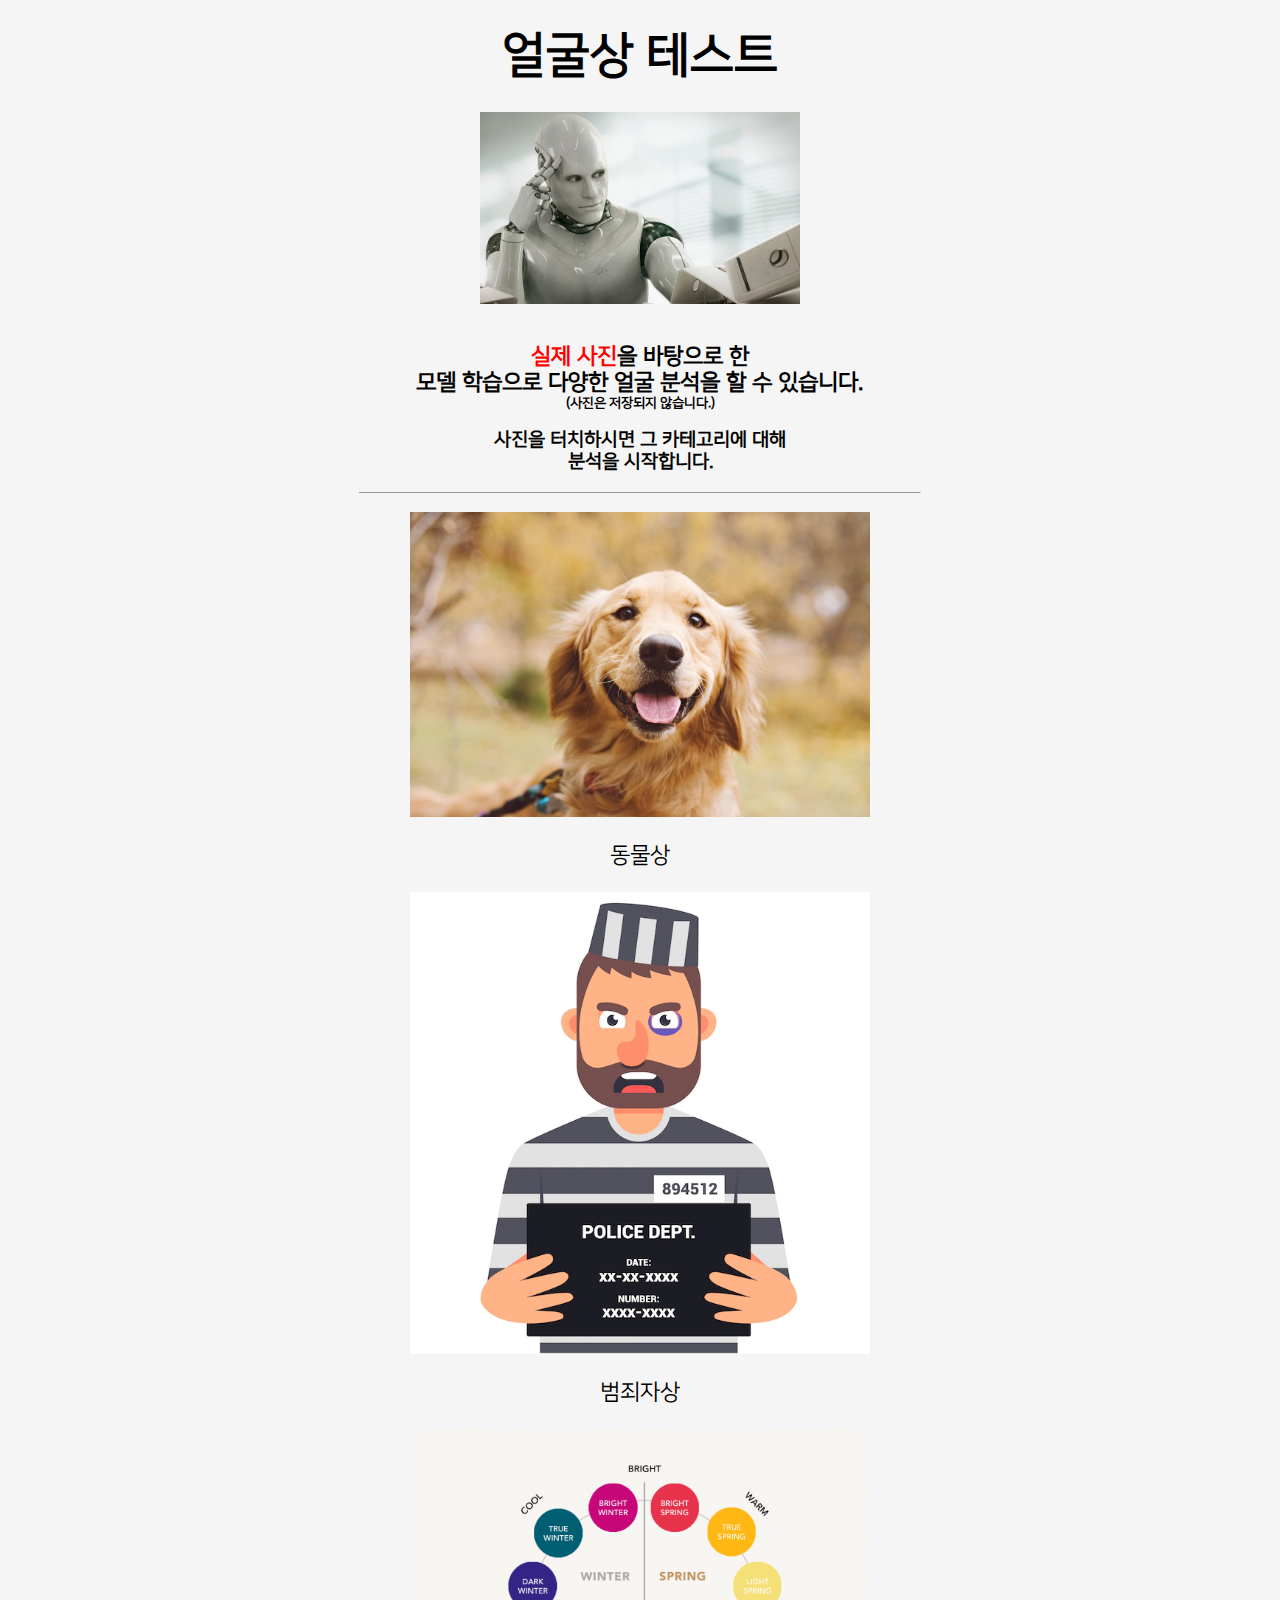
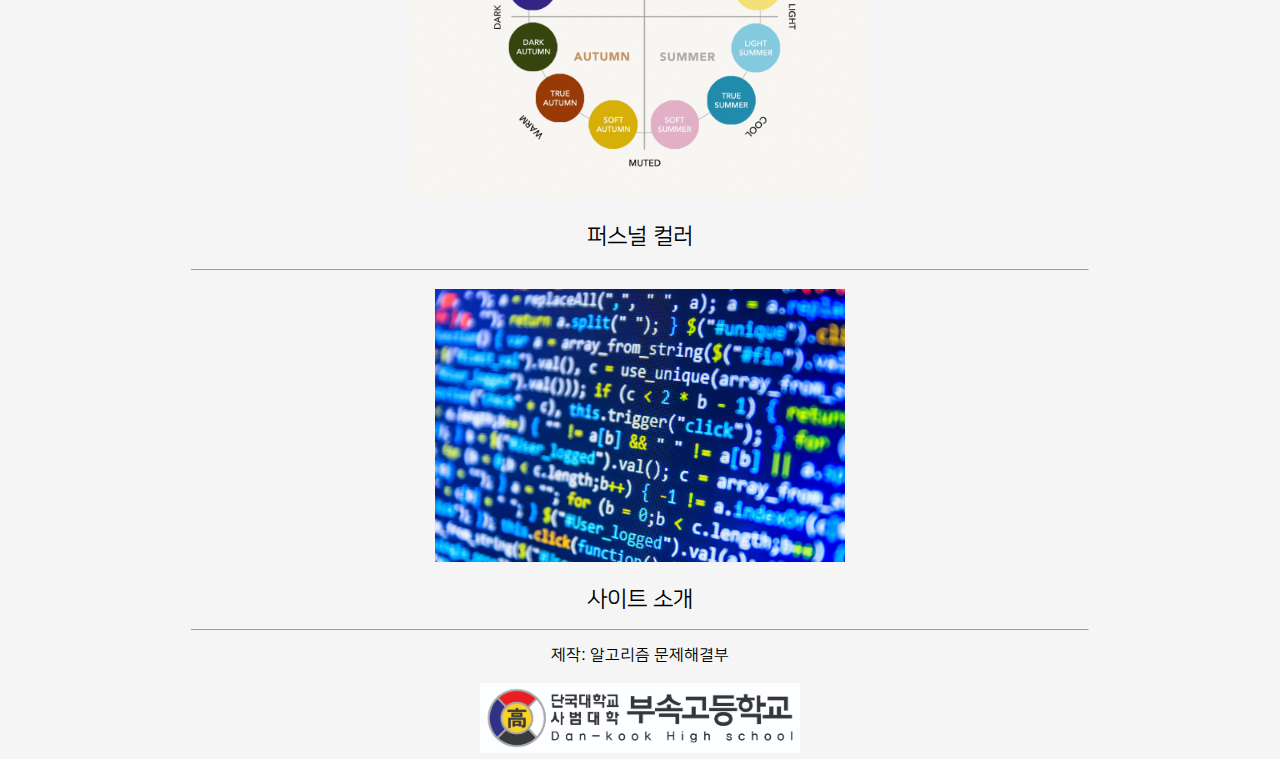
<file: index.html>
<!DOCTYPE html>
<html lang="ko">
<head>
    <meta charset="UTF-8">
    <meta http-equiv="X-UA-Compatible" content="Chrome">
    <meta name="viewport" content="width=device-width, initial-scale=1.0">
    <link href = "./style.css" rel = "stylesheet">
    <title>얼굴상 테스트</title>
</head>
<body>
    <div class = "main">
        <h1 class = "title">얼굴상 테스트</h1>
        <img src = "../image/ai.jpg" width = "40%" class = "top_image">
        <h3 class = "subtitle">
            <span class = "red">실제 사진</span>을 바탕으로 한<br>모델 학습으로 다양한 얼굴 분석을 할 수 있습니다.
        </h3>
        <h5 class = "warn bold" style = "margin-bottom: 0">(사진은 저장되지 않습니다.)</h5>
        <h3>사진을 터치하시면 그 카테고리에 대해<br>분석을 시작합니다.</h3>
        <hr size = "0.5" width="70%" align = "center" style = "margin-bottom: 1.2em; margin-top: 0px">
    </div>

    <div class = "image_section">
            <form action = "../upload/upload.html" method = "GET">
                <button type = "submit" name = "category" value = "animal" class = "image_btn">
                    <img src="../image/animals.jpg" width = "100%">
                </button>
                <label for = "animal">동물상</label>

                <button type = "submit" name = "category" value = "crime" class = "image_btn">
                    <img src="../image/crime.jpg" width = "100%">
                </button>
                <label for = "crim3.0e">범죄자상</label>

                <button type = "submit" name = "category" value = "color" class = "image_btn">
                    <img src="../image/personalColor.jpg" width = "100%">
                </button>
                <label for = "animal" style = "margin-bottom: 0px;">퍼스널 컬러</label>
            </form>
    </div>
    <hr size = "0.5" width = "70%" align = "center" style = "margin: 1.2em 0px;">
    <section class = "intro">
        <a href = "../intro/intro.html">
            <img src = "../image/intro.jpg" alt = "제작한 방법" width = "40%">
        </a>
        <p style = "font-size: 1.4em; margin: 2%; margin-bottom: 0px;">사이트 소개</p>
    </section>
    <hr size = "0.5" width = "70%" align = "center" style="margin: 1em 0px;">
</body>
<footer>
    <div style = "text-align: center; font-size: 1.32em;">
        <p style = "margin: 0px; margin-bottom: 1.2rem; font-size:medium">제작: 알고리즘 문제해결부</p>
        <a href="https://dan-kook.sen.hs.kr/" target = "_blank">
            <img src = "../image/dklogo.jpg" alt = "단국대학교사범대학부속고등학교" width = "25%"/>
        </a>
    </div>
</footer>
</html>
</file>
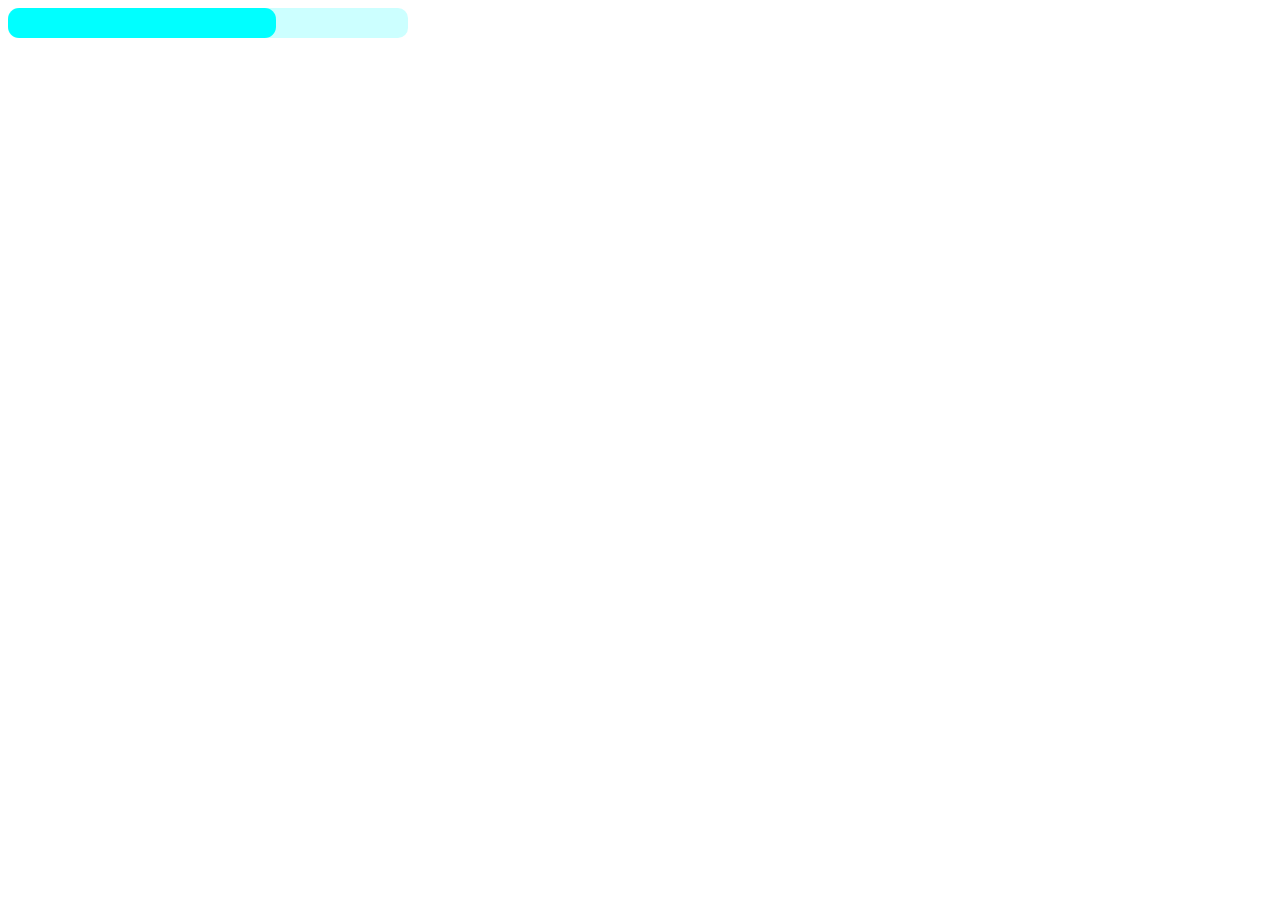
<file: barAnimation.html>
<head>
    <!DOCTYPE html>
    <html lang="en">
    <head>
        <meta charset="UTF-8">
        <meta http-equiv="X-UA-Compatible" content="IE=edge">
        <meta name="viewport" content="width=device-width, initial-scale=1.0">
        <link href = "./barAnimation.css" rel = "stylesheet">
        <title>Document</title>
    </head>
    <body>
        
    </body>
    </html>
</head>
<body>
    <div id = "result-bar" class = "result">
        <div class = "bar"></div>
    </div>

    <script>
        const bar = document.querySelector("#result-bar .bar");

        let dog = 80, cat = 40; //false data
        let t = 0;
        bar.style.width = 0
        const barAnimation = setInterval(() => {
            bar.style.width =  t + '%'
            t++ >= dog && clearInterval(barAnimation)
        }, 10)
    </script>
</body>
</file>
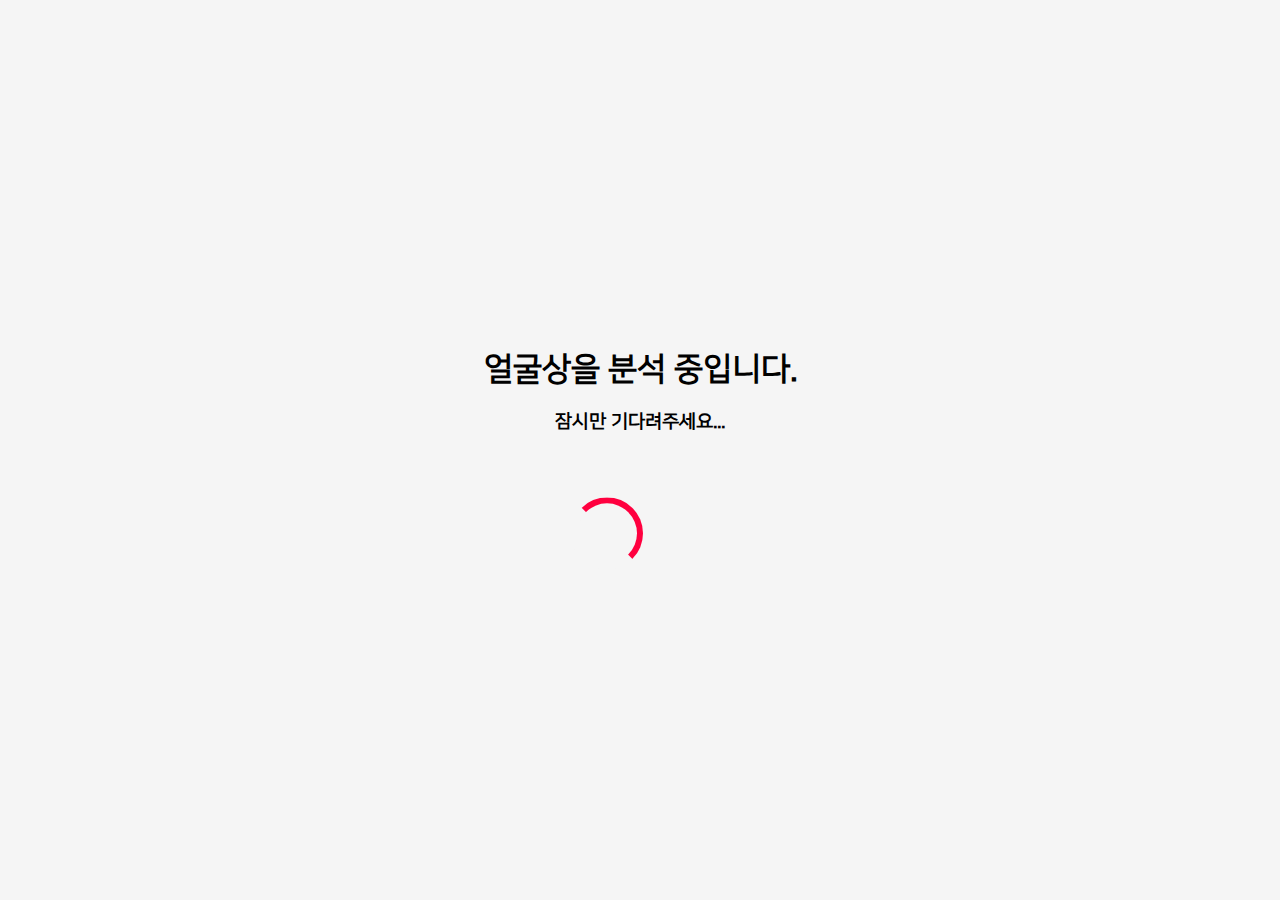
<file: loading.html>
<!DOCTYPE html>
<html lang="en">
<head>
    <meta charset="UTF-8">
    <meta http-equiv="X-UA-Compatible" content="IE=edge">
    <meta http-equiv = "refresh" content = "5; url = result.html">
    <meta name="viewport" content="width=device-width, initial-scale=1.0">
    <link href = 'loading.css', rel = 'stylesheet'>
    <title>분석 중...</title>
</head>
<body>
    <div class = "main">
        <h1 style = "font-size: 2em;">얼굴상을 분석 중입니다.</h1>
        <h3>잠시만 기다려주세요...</h3>
        <div class = "loading"></div>
    </div>
</body>
</html>
</file>
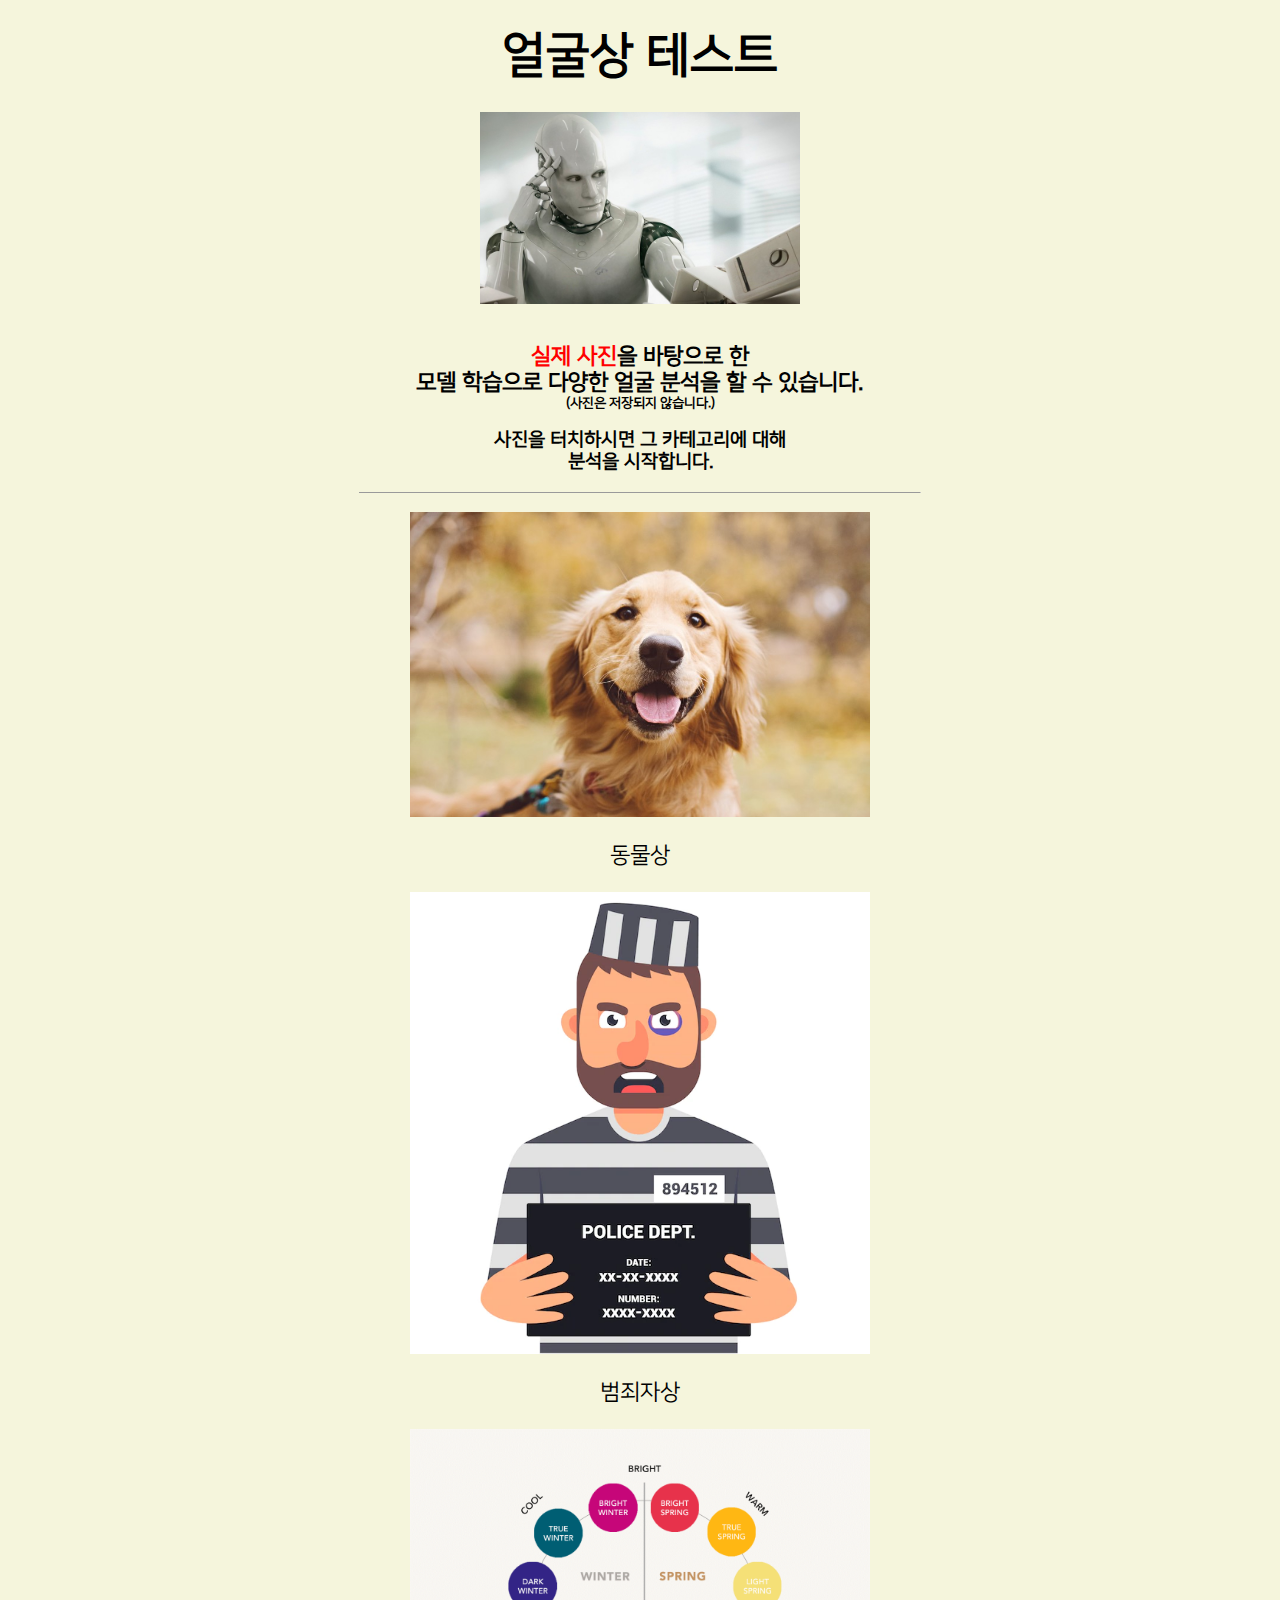
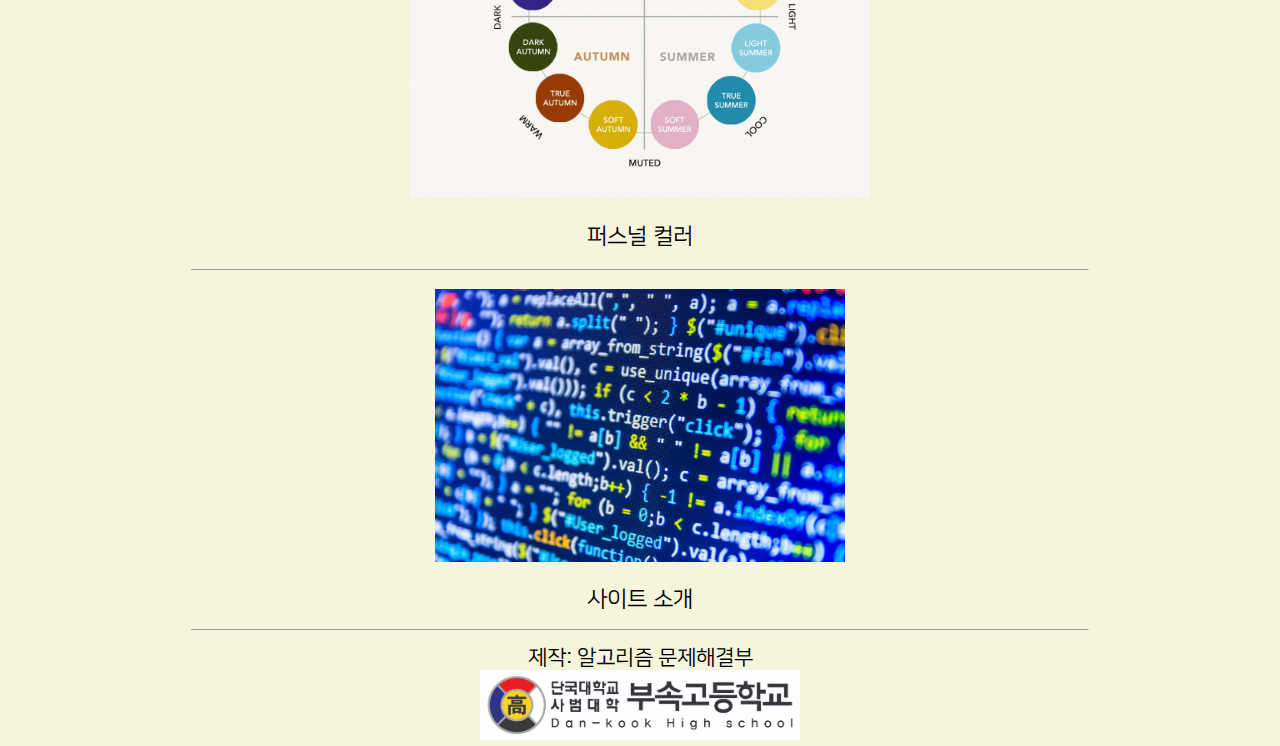
<file: home/home.html>
<!DOCTYPE html>
<html lang="ko">
<head>
    <meta charset="UTF-8">
    <meta http-equiv="X-UA-Compatible" content="Chrome">
    <meta name="viewport" content="width=device-width, initial-scale=1.0">
    <link href = "./home.css" rel = "stylesheet">
    <title>얼굴상 테스트</title>
</head>
<body>
    <div class = "main">
        <h1 class = "title">얼굴상 테스트</h1>
        <img src = "../image/ai.jpg" width = "40%" class = "top_image">
        <h3 class = "subtitle">
            <span class = "red">실제 사진</span>을 바탕으로 한<br>모델 학습으로 다양한 얼굴 분석을 할 수 있습니다.
        </h3>
        <h5 class = "warn bold" style = "margin-bottom: 0">(사진은 저장되지 않습니다.)</h5>
        <h3>사진을 터치하시면 그 카테고리에 대해<br>분석을 시작합니다.</h3>
        <hr size = "0.5" width="70%" align = "center" style = "margin-bottom: 1.2em; margin-top: 0px">
    </div>

    <div class = "image_section">
            <form action = "../upload/upload.html" method = "GET">
                <button type = "submit" name = "category" value = "animal" class = "image_btn">
                    <img src="../image/animals.jpg" width = "100%">
                </button>
                <label for = "animal">동물상</label>

                <button type = "submit" name = "category" value = "crime" class = "image_btn">
                    <img src="../image/crime.jpg" width = "100%">
                </button>
                <label for = "crim3.0e">범죄자상</label>

                <button type = "submit" name = "category" value = "color" class = "image_btn">
                    <img src="../image/personalColor.jpg" width = "100%">
                </button>
                <label for = "animal" style = "margin-bottom: 0px;">퍼스널 컬러</label>
            </form>
    </div>
    <hr size = "0.5" width = "70%" align = "center" style = "margin: 1.2em 0px;">
    <section class = "intro">
        <a href = "../intro/intro.html">
            <img src = "../image/intro.jpg" alt = "제작한 방법" width = "40%">
        </a>
        <p style = "font-size: 1.4em; margin: 2%; margin-bottom: 0px;">사이트 소개</p>
    </section>
    <hr size = "0.5" width = "70%" align = "center" style="margin: 1em 0px;">
</body>
<footer>
    <div style = "text-align: center; font-size: 1.32em;">
        <p style = "margin: 0px;">제작: 알고리즘 문제해결부</p>
        <a href="https://dan-kook.sen.hs.kr/">
            <img src = "../image/dklogo.jpg" alt = "단국대학교사범대학부속고등학교" width = "25%"/>
        </a>
    </div>
</footer>
</html>
</file>
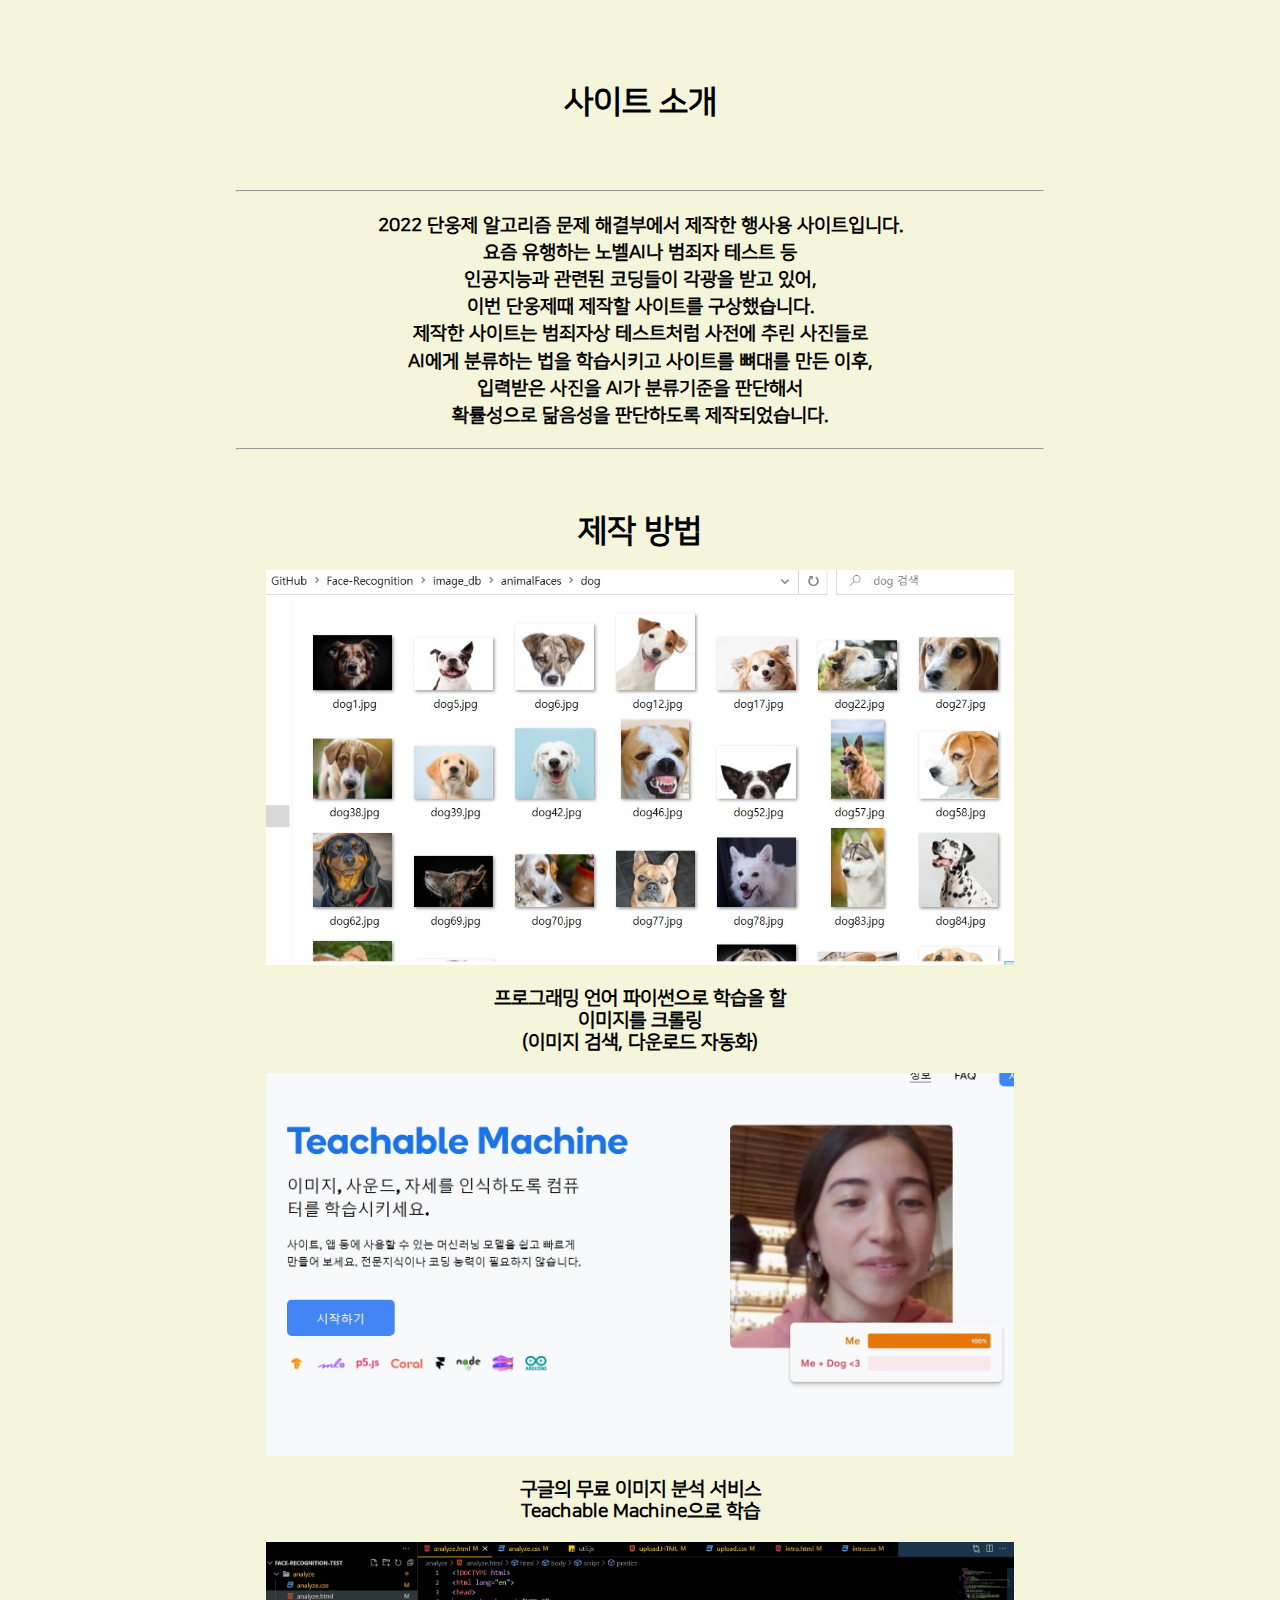
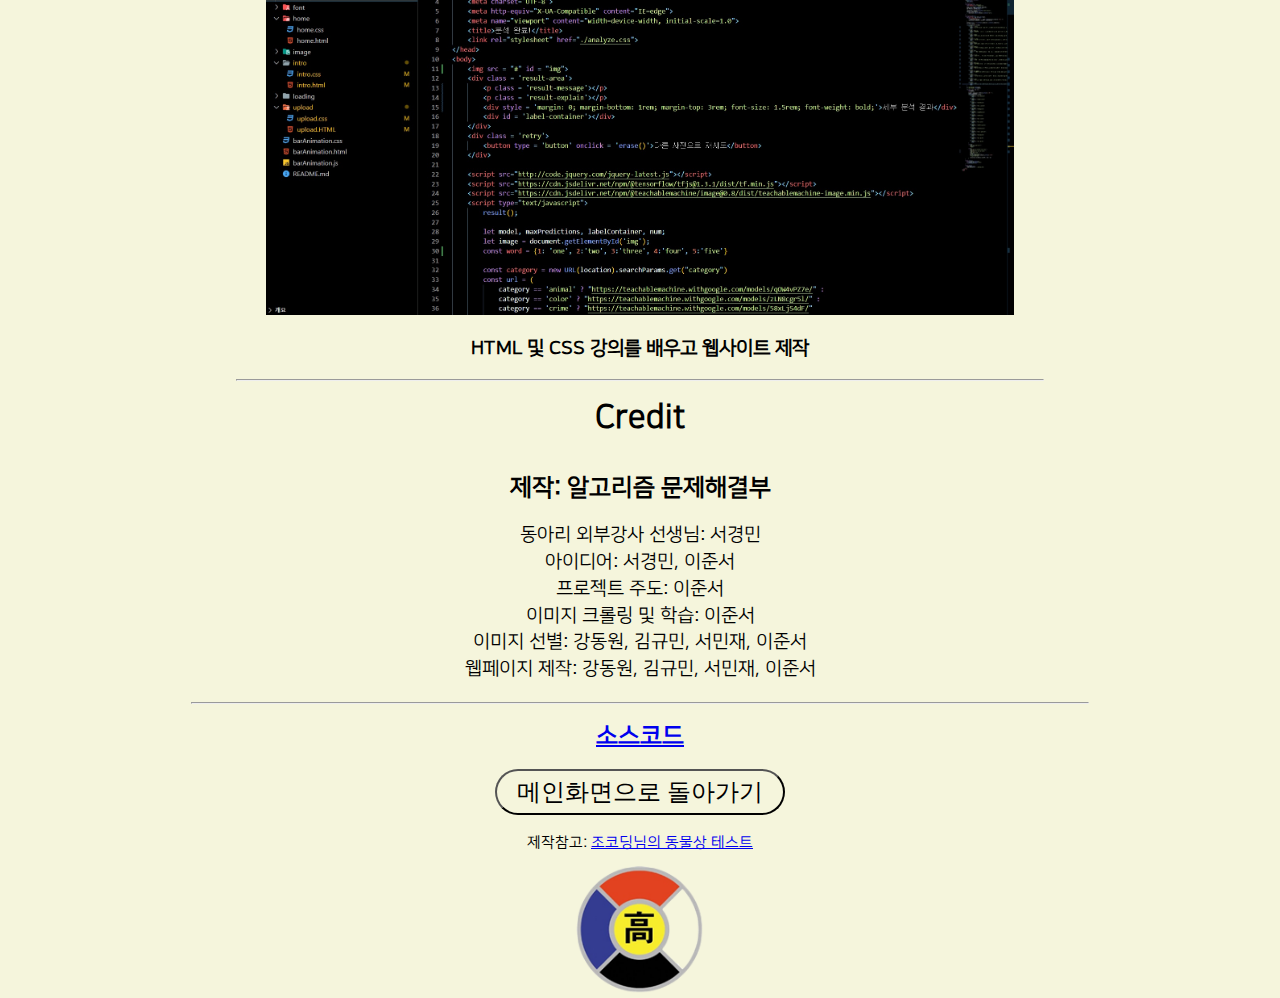
<file: intro/intro.html>
<!DOCTYPE html>
<html lang="ko">
<head>
    <meta charset="UTF-8">
    <meta http-equiv="X-UA-Compatible" content="IE=edge">
    <meta name="viewport" content="width=device-width, initial-scale=1.0">
    <title>사이트 소개</title>
    <link rel ="stylesheet" href="./intro.css"/>
</head>
<body>
    <h1>
        사이트 소개
    </h1>
    <div id="main">
        <hr size="0.5" width="70%" align="center" style="margin-bottom: 1.2em; margin-top: 0px">
        <h3>
            2022 단웅제 알고리즘 문제 해결부에서 제작한 행사용 사이트입니다.<br>
            요즘 유행하는 노벨AI나 범죄자 테스트 등<br>인공지능과 관련된 코딩들이 각광을 받고 있어,<br>
            이번 단웅제때 제작할 사이트를 구상했습니다.<br>
            제작한 사이트는 범죄자상 테스트처럼 사전에 추린 사진들로<br>AI에게 분류하는 법을 학습시키고 사이트를 뼈대를 만든 이후, <br>
            입력받은 사진을 AI가 분류기준을 판단해서<br>확률성으로 닮음성을 판단하도록 제작되었습니다.
        </h3>
        <hr size="0.5" width="70%" align="center" style="margin: 1.2em auto; margin-bottom: 0;">
    </div>
    <div class = 'dev'>
        <h1>제작 방법</h1>
        <section id = 'python'>
            <img src = '../image/crawling.jpg' width = "65%" style = "vertical-align: text-middle;">
            <p>프로그래밍 언어 파이썬으로 학습을 할<br>이미지를 크롤링<br>(이미지 검색, 다운로드 자동화)</p>
        </section>
        <section id = 'ai'>
            <img src = '../image/teachable.jpg' width = "65%" style = "vertical-align: text-middle;">
            <p>구글의 무료 이미지 분석 서비스<br>Teachable Machine으로 학습</p>
        </section>
        <section id = 'website'>
            <img src = '../image/html.jpg' width = "65%" style = "vertical-align: text-middle;">
            <p>HTML 및 CSS 강의를 배우고 웹사이트 제작</p>
        </section>
        <hr size="0.5" width="70%" align="center" style="margin: 1.2em auto;">
    </div>
    <div class = 'credit'>
        <h1>Credit</h1>
        <h2>제작: 알고리즘 문제해결부</h2>
        <h3>
            동아리 외부강사 선생님: 서경민<br>
            아이디어: 서경민, 이준서<br>
            프로젝트 주도: 이준서<br>
            이미지 크롤링 및 학습: 이준서<br>
            이미지 선별: 강동원, 김규민, 서민재, 이준서<br>
            웹페이지 제작: 강동원, 김규민, 서민재, 이준서
        </h3>
        <hr size="0.5" width="70%" align="center" style="margin: 1.2em auto;">
    </div>
    <div class = 'link'>
        <a href = 'https://github.com/AshesKaiser-KR/Face-Recognition-test' target = '_blank'>소스코드</a>
    </div>
    <button onclick="goBack()">메인화면으로 돌아가기</button>
<script>
function goBack() {
    window.location.href = '../index.html'
}
</script>
<footer>
    <p style = 'margin-top: 0;'>
    제작참고:
    <a href="https://animalface.site/ko/index.html">조코딩님의 동물상 테스트</a>
    </p>
    <a href="https://dan-kook.sen.hs.kr/">
        <img src="../image/dk.png" alt="단국대학교사범대학부속고등학교" width="10%">
    </a>
</footer>

</body>
</html>
</file>
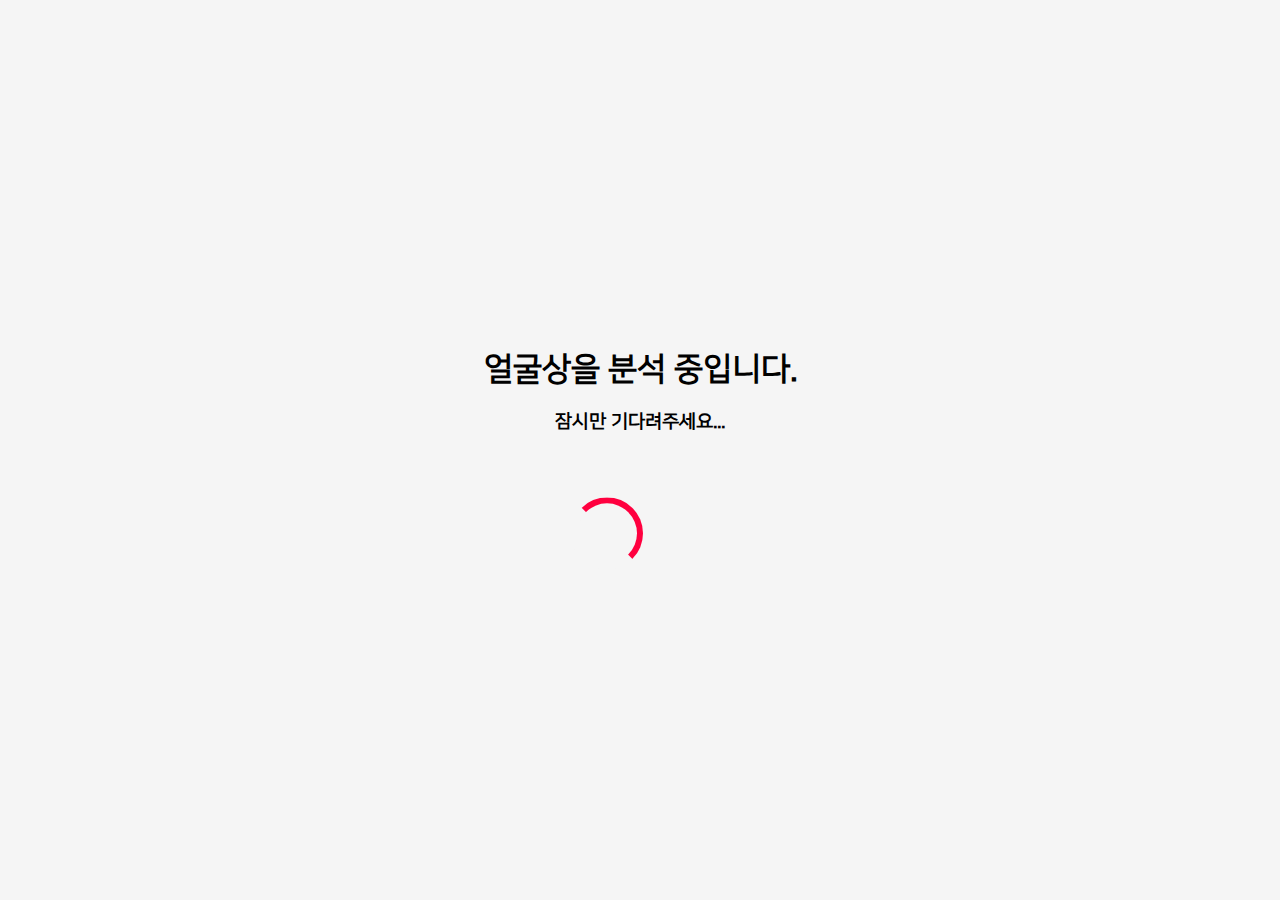
<file: loading/loading.html>
<!DOCTYPE html>
<html lang="en">
<head>
    <meta charset="UTF-8">
    <meta http-equiv="X-UA-Compatible" content="IE=edge">
    <meta name="viewport" content="width=device-width, initial-scale=1.0">
    <link href = './loading.css', rel = 'stylesheet'>
    <title>분석 중...</title>
</head>
<body onload="analyze()">
    <div class = "main">
        <h1 style = "font-size: 2em;">얼굴상을 분석 중입니다.</h1>
        <h3>잠시만 기다려주세요...</h3>
        <div class = "loading" style = "display: flex; align-items: center;"></div>
    </div>
</body>
<script>
    function analyze() {
        setTimeout(function() {
            window.location.href = "../analyze/analyze.html" + window.location.search;
        }, 7000);
    }
</script>
</html>
</file>
<file: style.css>
body {
    font-family: 'NanumSquareR', sans-serif;
    align-items: center;
    justify-content: center;
    width: 100%;
    display: flex;
    flex-direction: column;
    margin: 0px;
    background-color:whitesmoke;

    animation-name: background_color;
    animation-duration: 7s;
    animation-delay: 2s;
    animation-iteration-count: infinite;
    animation-direction: alternate;
    animation-timing-function: linear;
}

@keyframes background_color {
    from {
        background-color: whitesmoke;
    }
    
    to {
        background-color:rgba(255, 222, 173, 0.3);
    }
}

@font-face {
    font-family: 'NanumSquareR';
    font-style: normal;
    font-weight: 400;
    src: url(../font/NanumSquareR.ttf) format('truetype');
}

.upper_menu {
    text-align: center;
    width: 100%;
    padding: 30px;
    background-color: whitesmoke;
}

.main {
    display: flex;
    text-align: center;
    flex-direction: column;
    justify-content: center;
    align-items: center;
    color: #000000;
    padding: 0px 5%;
}

.title {
    font-size: 3em;
    line-height: 1.67;
    margin: 2%;
}

.subtitle {
    margin: 5%;
    margin-bottom: 0px;
    font-size: 1.4em;
}

.warn {
    margin: 10px 0;
    margin-top: 0px;
}

.top_image {
    padding: 0;
    text-align: center;
}

.middle {
    margin: 0px;
    padding: 0px;
    text-align: center;
    align-items: center;
    justify-content: center;
}

form {
    text-align: center;
    margin: 0 auto;
    padding: 0;
    text-align: center;
    display: flex;
    flex-direction: column;
    align-items: center;
    justify-content: center;
}

.image_btn {
    padding: 0;
    margin: 0;
    cursor: pointer;
    width: 40%;
    border: 0;
    outline: 0;
    background-color: transparent;
}

.select_text {
    text-align: center;
    font-size: 1.5rem;
}

.image_section {
    padding: 0 5%;
    text-align: center;
    align-items: center;
    justify-content: center;
}

form label {
    display: inline-block;
    text-align: center;
    margin: 2%;
    font-size: 1.4em;
}

.intro {
    text-align: center;
    padding: 0 5%;
    display: block;
}

.category {
    text-align: center;
    font-size: large;
}

#bottom_line {
    width: 100%;
}

.red {
    color: #ff0000;
}

.bold {
    font-weight: 700;
}
</file>
<file: barAnimation.css>
.result {
    width: 400px;
    height: 30px;
    margin-bottom: 30px;
    background-color: rgba(0, 255, 255, 0.2);
    border-radius: 10px;
}

.result .bar {
    width: 0;
    height: 30px;
    border-radius: 0.7em;
    padding: 0;
    background-color: aqua;
    color: black;
    text-align: center;
}
</file>
<file: loading.css>
body {
    font-family: 'NanumSquareR', sans-serif;
    background-color: whitesmoke;
    height: 100vh;
    width: 100vw;
    margin: 0 auto;
}

h1 {
    line-height: 1.2em;
}

h3 {
    margin: 0;
    margin-bottom: 1.2em;
}

@font-face {
    font-family: 'NanumSquareR';
    font-style: normal;
    font-weight: 400;
    src: url(font/NanumSquareR.ttf) format('truetype');
}

.main {
    position: absolute;
    top: 50%;
    left: 50%;
    transform: translate(-50%, -50%);
    text-align: center;
    width: 100%;
    align-content: center;
}

.main h1, h3 {
    animation-name: opac;
    animation-duration: 2s;
    animation-delay: 1s;
    animation-direction: alternate;
    animation-iteration-count: infinite;
    animation-timing-function: linear;
}

@keyframes opac {
    from {
        opacity: 100%;
        color: black;
    }

    to {
        opacity: 0%;
        color: aliceblue;
    }
}

.loading {
    position: relative;
    margin-top: 5%;
    left: calc(50% - 30px - 3px);
    transform: translateX(-50%);
    width: 60px;
    height: 60px;
    border: 6px solid whitesmoke;
    border-top: 6px solid #ff003f;
    border-right: 6px solid #ff003f;
    border-radius: 100%;

    animation-name: spin;
    animation-duration: 1.2s;
    animation-delay: 0.5s;
    animation-iteration-count: infinite;
    animation-timing-function: linear;
}

@keyframes spin {
    from {
        transform: rotate(0deg);
    }

    to {
        transform: rotate(359deg);
    }
}
</file>
<file: home/home.css>
body {
    font-family: 'NanumSquareR', sans-serif;
    align-items: center;
    justify-content: center;
    width: 100%;
    display: flex;
    flex-direction: column;
    margin: 0px;
    background-color:beige;

    animation-name: background_color;
    animation-duration: 5s;
    animation-delay: 3s;
    animation-iteration-count: infinite;
    animation-direction: alternate;
    animation-timing-function: linear;
}

@keyframes background_color {
    from {
        background-color: beige;
    }
    
    to {
        background-color: burlywood;
    }
}

@font-face {
    font-family: 'NanumSquareR';
    font-style: normal;
    font-weight: 400;
    src: url(../font/NanumSquareR.ttf) format('truetype');
}

.upper_menu {
    text-align: center;
    width: 100%;
    padding: 30px;
    background-color: whitesmoke;
}

.main {
    display: flex;
    text-align: center;
    flex-direction: column;
    justify-content: center;
    align-items: center;
    color: #000000;
    padding: 0px 5%;
}

.title {
    font-size: 3em;
    line-height: 1.67;
    margin: 2%;
}

.subtitle {
    margin: 5%;
    margin-bottom: 0px;
    font-size: 1.4em;
}

.warn {
    margin: 10px 0;
    margin-top: 0px;
}

.top_image {
    padding: 0;
    text-align: center;
}

.middle {
    margin: 0px;
    padding: 0px;
    text-align: center;
    align-items: center;
    justify-content: center;
}

form {
    text-align: center;
    margin: 0 auto;
    padding: 0;
    text-align: center;
    display: flex;
    flex-direction: column;
    align-items: center;
    justify-content: center;
}

.image_btn {
    padding: 0;
    margin: 0;
    cursor: pointer;
    width: 40%;
    border: 0;
    outline: 0;
    background-color: transparent;
}

.select_text {
    text-align: center;
    font-size: 1.5rem;
}

.image_section {
    padding: 0 5%;
    text-align: center;
    align-items: center;
    justify-content: center;
}

form label {
    display: inline-block;
    text-align: center;
    margin: 2%;
    font-size: 1.4em;
}

.intro {
    text-align: center;
    padding: 0 5%;
    display: block;
}

.category {
    text-align: center;
    font-size: large;
}

#bottom_line {
    width: 100%;
}

.red {
    color: #ff0000;
}

.bold {
    font-weight: 700;
}
</file>
<file: intro/intro.css>
body {
    font-family: 'NanumSquareR', sans-serif;
    background-color:  beige;
    text-align: center;
    width: 100%;
    margin: 0;
    padding: auto;
}

@font-face {
    font-family: 'NanumSquareR';
    font-style: normal;
    font-weight: 400;
    src: url(../font/NanumSquareR.ttf) format('truetype');
}


h1 {
    display: flex;
    text-align: center;
    width: 100%;
    flex-direction: column;
    justify-content: center;
    align-items: center;
    color: rgb(0, 0, 0);
    padding: 5% 0px 5px;
    margin-bottom: 0;
}

#img {
    
    width: 40%;
}

#main{
    text-align: center;
    flex-direction: column;
    justify-content: center;
    align-items: center;
    color: rgb(0, 0, 0);
    padding: 5% 5%;
}

#main h3 {
    line-height: 1.7rem;
}

hr {
    display: block;
    unicode-bidi: isolate;
    margin-block-start: 0.5em;
    margin-block-end: 0.5em;
    margin-inline-start: auto;
    margin-inline-end: auto;
    overflow: hidden;
    border-style: inset;
    border-width: 1px;
}

button{
    color:black;
    background-color: beige;
    font-size: 1.5rem;
    border-radius: 60px;
    padding: 5px 20px;
    margin: 1.2rem auto;
}

section p {
    font-weight: bold;
    font-size: 1.2rem;
}

.dev {
    text-align: center;
    align-items: center;
    justify-content: center;
    padding: 0 5%;
}

.dev h2 {
    margin: 0;
    padding: 0;
}
.dev h1 {
    margin: 0;
    padding: 0;
    margin-bottom: 1.2rem;
}

.link {
    text-align: center;
    font-size: 1.5rem;
    font-weight: bold;
}

a:active{
    text-decoration: none;

}

.credit {
    text-align: center;
}

.credit h1 {
    margin: 0 auto;
    padding: 0;
    padding-bottom: 1.2rem;
}

.credit h3 {
    margin-top: 0;
    line-height: 1.67rem;
    font-weight: normal;
}

footer{
    text-align: center; font-size: 15px;
    margin: 0px;

}
</file>
<file: loading/loading.css>
body {
    font-family: 'NanumSquareR', sans-serif;
    background-color: whitesmoke;
    height: 100vh;
    width: 100vw;
    margin: 0 auto;
}

h1 {
    line-height: 1.2em;
}

h3 {
    margin: 0;
    margin-bottom: 1.2em;
}

@font-face {
    font-family: 'NanumSquareR';
    font-style: normal;
    font-weight: 400;
    src: url(../font/NanumSquareR.ttf) format('truetype');
}

.main {
    position: absolute;
    top: 50%;
    left: 50%;
    transform: translate(-50%, -50%);
    text-align: center;
    width: 100%;
    align-content: center;
}

.main h1, h3 {
    animation-name: opac;
    animation-duration: 2s;
    animation-delay: 1s;
    animation-direction: alternate;
    animation-iteration-count: infinite;
    animation-timing-function: linear;
}

@keyframes opac {
    from {
        opacity: 100%;
        color: black;
    }

    to {
        opacity: 0%;
        color: aliceblue;
    }
}

.loading {
    position: relative;
    margin-top: 5%;
    left: calc(50% - 30px - 3px);
    transform: translateX(-50%);
    width: 60px;
    height: 60px;
    outline: 0;
    border: 6px solid whitesmoke;
    border-top: 6px solid #ff003f;
    border-right: 6px solid #ff003f;
    border-radius: 100%;

    animation-name: spin;
    animation-duration: 2s;
    animation-delay: 1s;
    animation-iteration-count: infinite;
    animation-timing-function: linear;
}

@keyframes spin {
    from {
        transform: rotate(0deg);
    }

    to {
        transform: rotate(359deg);
    }
}
</file>
